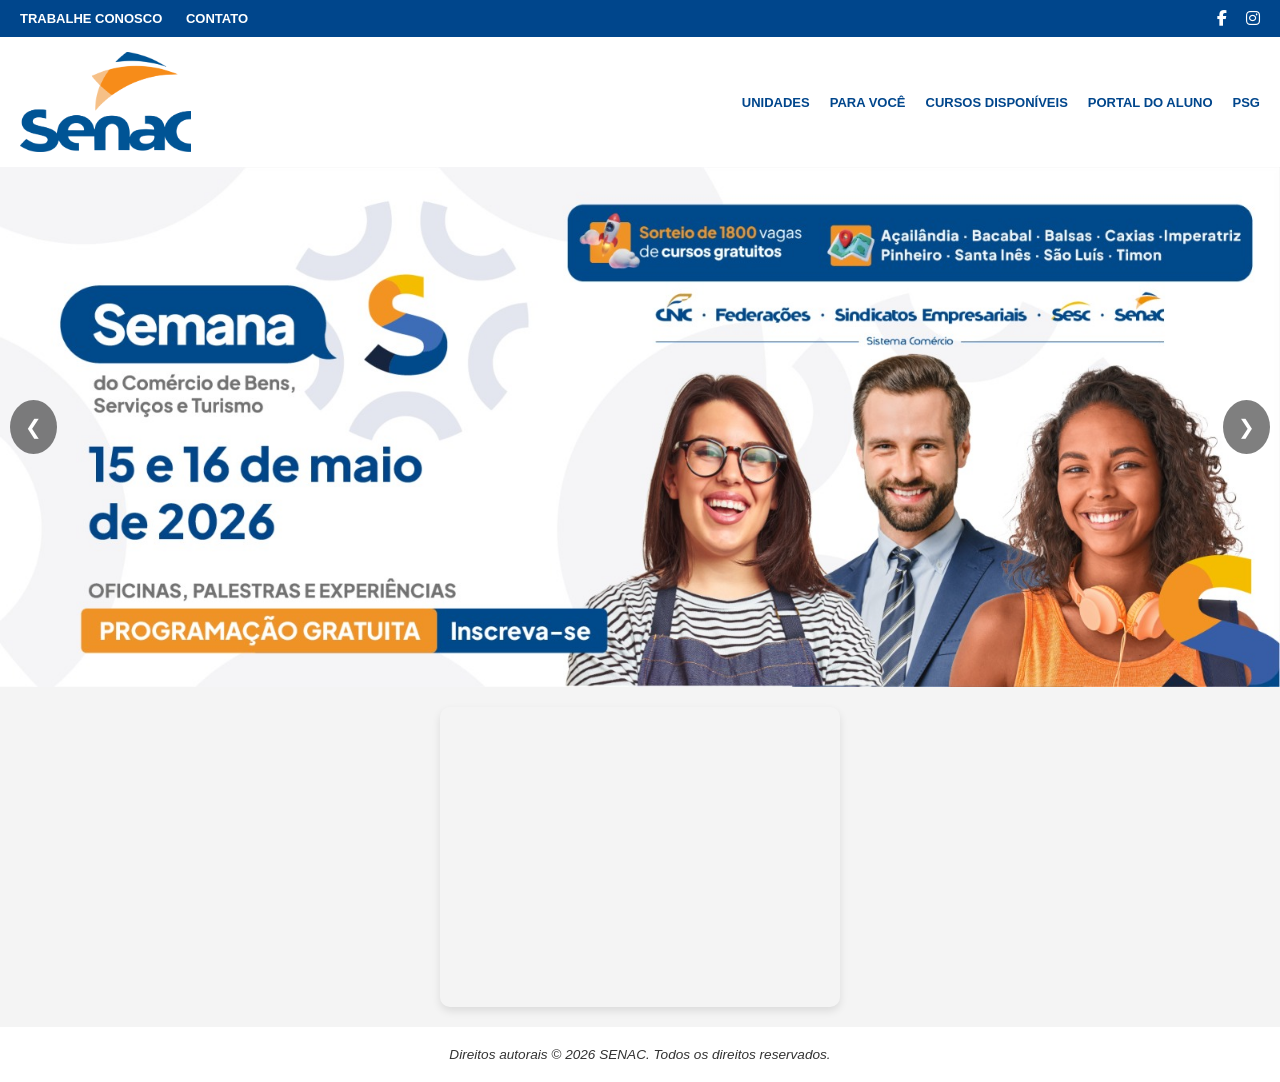
<file: index.html>
</html><!DOCTYPE html>
<html lang="pt-br">
<head>
    <meta charset="UTF-8">
    <meta name="viewport" content="width=device-width, initial-scale=1.0">
    <title>Informações do Curso - SENAC</title>
    <link rel="stylesheet" href="style.css">
    <link rel="stylesheet" href="https://cdnjs.cloudflare.com/ajax/libs/font-awesome/6.5.1/css/all.min.css">
    <script src="index.js"></script>
</head>
<body>
<div class="paginainicial">
    <header>
        <div class="top-bar">
            <div class="top-bar-links">
                <a href="#">TRABALHE CONOSCO</a>
                <a href="#">CONTATO</a>
            </div>
            <div class="top-bar-social">
                <a href="https://www.facebook.com/senacmaranhao" title="Facebook"><i class="fab fa-facebook-f"></i></a>
                <a href="https://www.instagram.com/senacmaranhao?igsh=MWQwN2tpZXdnd2Zvaw==" title="Instagram"><i class="fab fa-instagram"></i></a>
            </div>
        </div>

        <div class="main-header">
            <div class="logo-container">
               <a href="https://www.sp.senac.br/" target="_blank">
                <img src="imgage.jpg" alt="Logo SENAC">
                </a>
            </div>
            
            <nav class="main-nav">
                <a href="https://www.senac.br/#unidades">UNIDADES<i class="#"></i></a>
                <a href="https://transparencia.senac.br/#/">PARA VOCÊ<i class="#"></i></a>
                <a href="cursos.html">CURSOS DISPONÍVEIS<i class="#"></i></a>
                <a href="aluno.html">PORTAL DO ALUNO<i class=""></i></a>
                <a href="psg.html">PSG<i class=""></i></a>
                </div>
            </nav>
        </div>
    <div class="carrossel">
  <div class="carrossel-trilho" id="trilho">
    <img src="carrosel1.jpg" alt="1">
    <img src="carrosel2.jpg" alt="2">
    <img src="carrosel3.jpg" alt="3">
    <img src="carrosel4.jpg" alt="4">
    </div>

  <button class="seta anterior" onclick="mudarImagem(-1)">&#10094;</button>
  <button class="seta proxima" onclick="mudarImagem(1)">&#10095;</button>
</div>
  </div>
</div>
</div>
    </header>
 <div class="youtube">  
    <iframe  width="400" 
    height="300" src="https://www.youtube.com/embed/J-nvxvcRCMU"
     title="Senac 80 anos" 
     frameborder="0" 
     allow="accelerometer; autoplay; clipboard-write; encrypted-media; gyroscope; picture-in-picture; web-share" 
     referrerpolicy="strict-origin-when-cross-origin" 
     allowfullscreen>
    </iframe>   
    </div>
</div> </div> <footer class="footer-externo">
    <small><i>Direitos autorais © 2026 SENAC. Todos os direitos reservados.</i></small>
</footer>

</body>
</html>
</file>
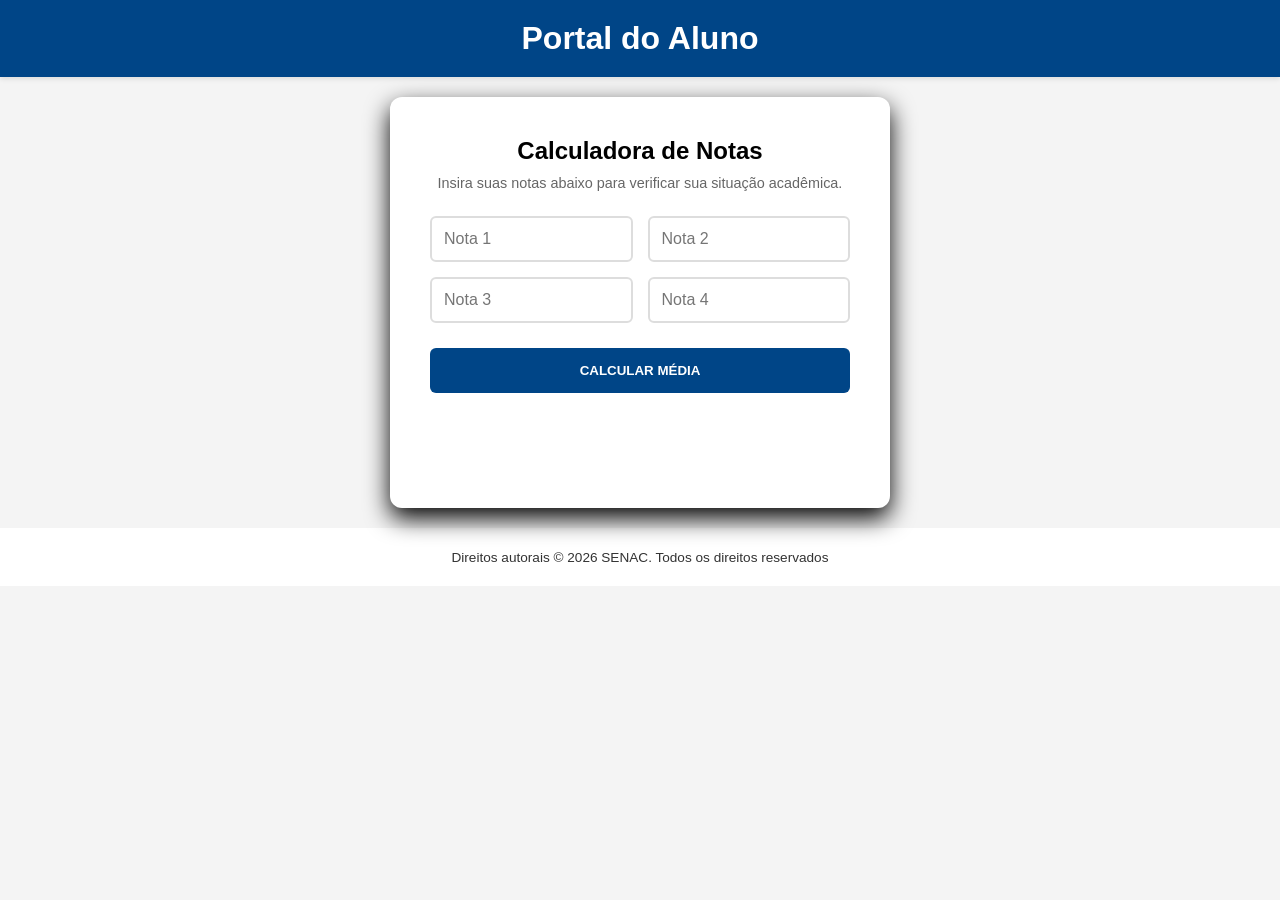
<file: aluno.html>
<!DOCTYPE html>
<html lang="en">
<head>
    <meta charset="UTF-8">
    <meta name="viewport" content="width=device-width, initial-scale=1.0">
    <title>PORTAL DO ALUNO</title>
    <link rel="stylesheet" href="style.css">
</head>
<body>  
        <div class="main-wrapper">
    <header class="header-aluno">
        <h1>Portal do Aluno</h1>
    </header>

    <main class="content-container">
        <section class="card">
            <h2><i class="icon"></i> Calculadora de Notas</h2>
            <p>Insira suas notas abaixo para verificar sua situação acadêmica.</p>
            
            <div class="input-grid">
                <input type="number" id="n1" placeholder="Nota 1" min="0" max="10">
                <input type="number" id="n2" placeholder="Nota 2" min="0" max="10">
                <input type="number" id="n3" placeholder="Nota 3" min="0" max="10">
                <input type="number" id="n4" placeholder="Nota 4" min="0" max="10">
            </div>

            <button class="btn-calcular" onclick="calcularMedia()">CALCULAR MÉDIA</button>

            <div id="resultadoFinal" class="resultado-box"></div>
        </section>
    </main>
    <script>
function calcularMedia() {
    let n1 = Number(document.getElementById("n1").value);
    let n2 = Number(document.getElementById("n2").value);
    let n3 = Number(document.getElementById("n3").value);
    let n4 = Number(document.getElementById("n4").value);

    let media = (n1 + n2 + n3 + n4) / 4;
    let resultado = "";
    let cor = "";

    if (media >= 7) {
        resultado = "Aprovado :)";
        cor = "#28a745"; 
    } else if (media >= 5) {
        resultado = "Recuperação :|";
        cor = "#ffc107"; 
    } else {
        resultado = "Reprovado :(";
        cor = "#dc3545"; 
    }

    let elementoResultado = document.getElementById("resultadoFinal");
    elementoResultado.innerHTML = `Média: ${media.toFixed(2)} - ${resultado}`;
    elementoResultado.style.color = cor; 
}
</script>

    <footer class="footer-externo">
        <small>Direitos autorais © 2026 SENAC. Todos os direitos reservados</small>
    </footer>
</div>
</body>
</html>
</file>
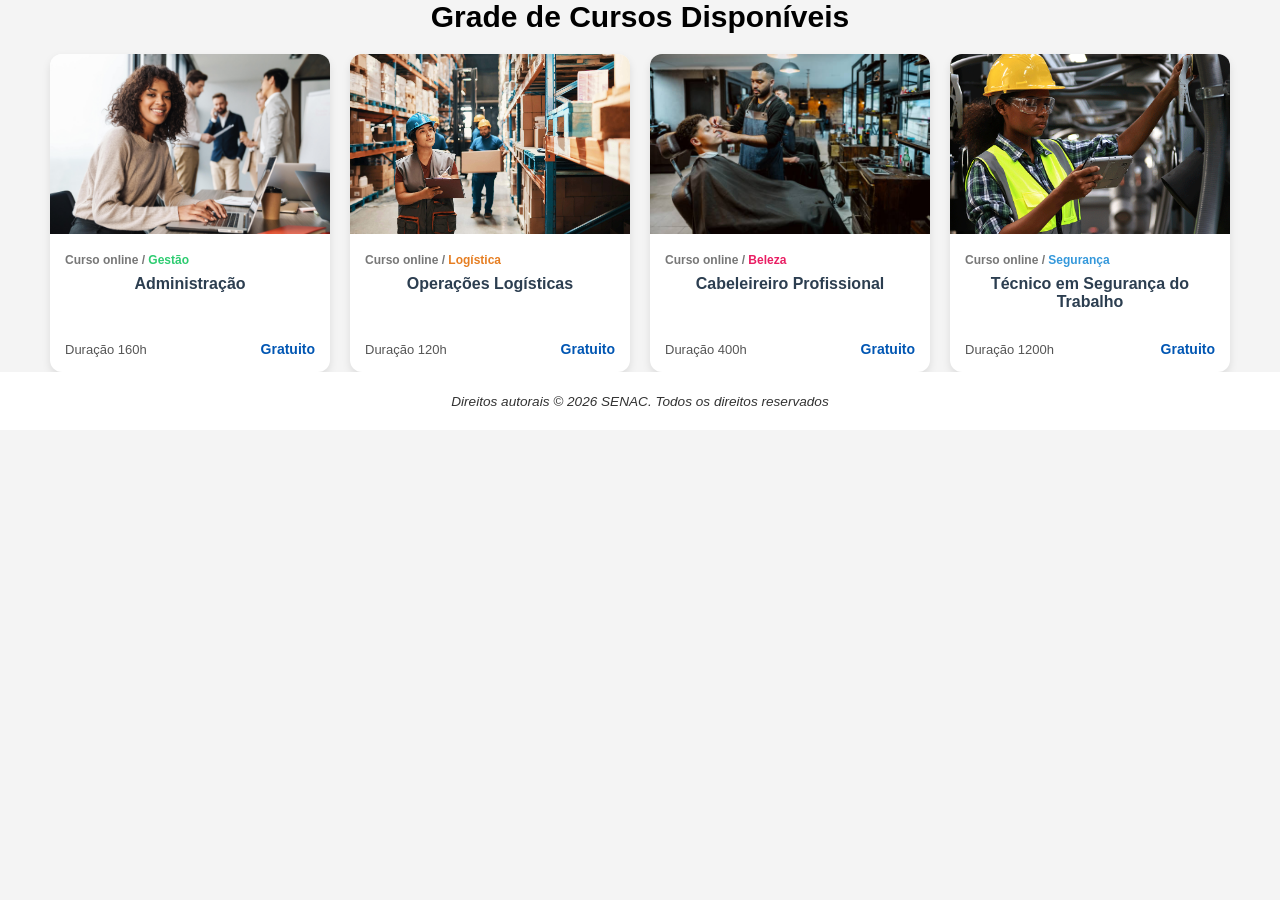
<file: cursos.html>
<!DOCTYPE html>
<html lang="en">
<head>
    <meta charset="UTF-8">
    <meta name="viewport" content="width=device-width, initial-scale=1.0">
    <title>Cursos Disponíveis</title>
    <link rel="stylesheet" href="style.css">
</head>
<body>
  <h3>Grade de Cursos Disponíveis</h3>

    <div class="cursos-container">
        <div class="curso-card">
            <a href="https://www.ead.senac.br/cursos-tecnicos/tecnico-em-administracao/" target="_blank">
                <img src="administração.png" alt="Gestão">
            </a>
            <div class="curso-info">
                <p class="curso-categoria">Curso online / <span class="cor-gestao">Gestão</span></p>
                <h3 class="curso-titulo">Administração</h3>
                <div class="curso-footer">
                    <span class="duracao"> Duração 160h</span>
                    <span class="gratuito">Gratuito</span>
                </div>
            </div>
        </div>

        <div class="curso-card">
            <a href="https://www.ead.senac.br/cursos-tecnicos/tecnico-em-logistica/" target="_blank">
                <img src="logistica.jpg" alt="Logística">
            </a>
            <div class="curso-info">
                <p class="curso-categoria">Curso online / <span class="cor-logistica">Logística</span></p>
                <h3 class="curso-titulo">Operações Logísticas</h3>
                <div class="curso-footer">
                    <span class="duracao"> Duração 120h</span>
                    <span class="gratuito">Gratuito</span>
                </div>
            </div>
        </div>

        <div class="curso-card">
            <a href="https://ma.senac.br/cursos/basico-de-corte-de-cabelo-escova-e-hidratacao-sao-luis-2/" target="_blank">
                <img src="beleza.jpg" alt="Beleza">
            </a>
            <div class="curso-info">
                <p class="curso-categoria">Curso online / <span class="cor-beleza">Beleza</span></p>
                <h3 class="curso-titulo">Cabeleireiro Profissional</h3>
                <div class="curso-footer">
                    <span class="duracao"> Duração 400h</span>
                    <span class="gratuito">Gratuito</span>
                </div>
            </div>
        </div>

        <div class="curso-card">
            <a href="https://ma.senac.br/cursos/prevencao-de-acidentes-no-trabalho-santa-ines-2/" target="_blank">
                <img src="segurança.jpg" alt="Segurança">
            </a>
            <div class="curso-info">
                <p class="curso-categoria">Curso online / <span class="cor-seguranca">Segurança</span></p>
                <h3 class="curso-titulo">Técnico em Segurança do Trabalho</h3>
                <div class="curso-footer">
                    <span class="duracao"> Duração 1200h</span>
                    <span class="gratuito">Gratuito</span>
                </div>
            </div>
        </div>
    </div>

    <footer class="footer-externo">
        <small><i>Direitos autorais © 2026 SENAC. Todos os direitos reservados</i></small>
    </footer>
</body>
</html>
</file>
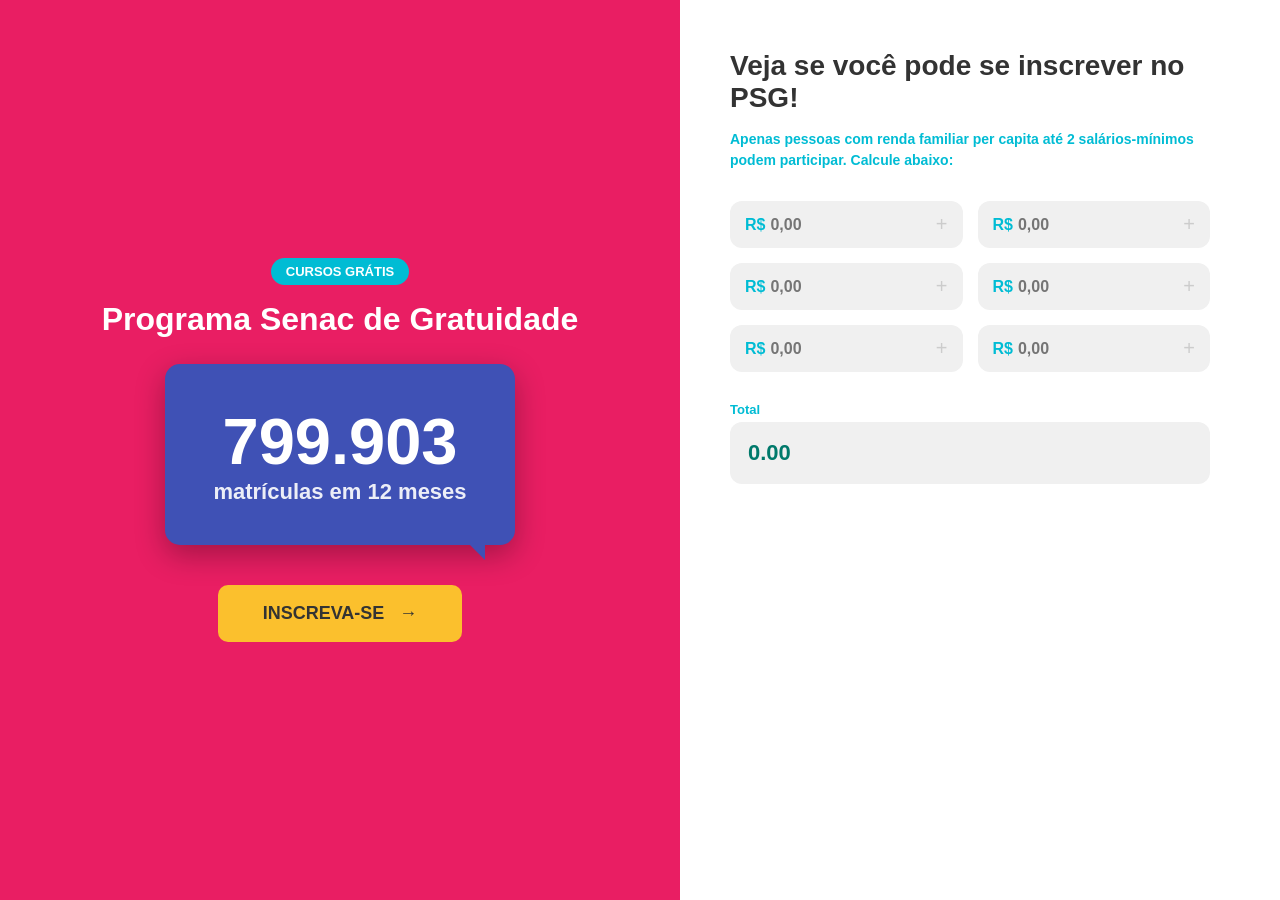
<file: psg.html>
<!DOCTYPE html>
<html lang="pt-br">
<head>
    <meta charset="UTF-8">
    <meta name="viewport" content="width=device-width, initial-scale=1.0">
    <title>Programa Senac de Gratuidade - Calculadora</title>
    <style>
        * { box-sizing: border-box; margin: 0; padding: 0; font-family: 'Segoe UI', Tahoma, sans-serif; }
        
        body { display: flex; min-height: 100vh; background-color: #fff; overflow-x: hidden; }

        
        .banner {
            flex: 1.2;
            background: #e91e63; 
            background-image: linear-gradient(rgba(233, 30, 99, 0.7), rgba(233, 30, 99, 0.7)), url('https://images.unsplash.com/photo-1517245386807-bb43f82c33c4?auto=format&fit=crop&w=800');
            background-size: cover;
            background-position: center;
            display: flex;
            flex-direction: column;
            justify-content: center;
            align-items: center;
            padding: 40px;
            color: white;
            text-align: center;
        }

        .tag-cursos { background: #00bcd4; padding: 6px 15px; border-radius: 20px; font-weight: bold; font-size: 13px; margin-bottom: 15px; }
        .banner h1 { font-size: 32px; margin-bottom: 25px; line-height: 1.2; }
        
        .card-numeros {
            background: #3f51b5; 
            padding: 40px 30px;
            border-radius: 15px;
            width: 100%;
            max-width: 350px;
            position: relative;
            box-shadow: 0 10px 30px rgba(0,0,0,0.3);
        }
        .card-numeros h2 { font-size: 65px; margin: 0; }
        .card-numeros p { font-size: 22px; font-weight: bold; opacity: 0.9; }
        .card-numeros::after { content: ''; position: absolute; bottom: -15px; right: 30px; border-left: 15px solid transparent; border-top: 15px solid #3f51b5; }

        .btn-inscreva {
            margin-top: 40px;
            background: #fbc02d; 
            color: #333;
            padding: 18px 45px;
            border-radius: 10px;
            text-decoration: none;
            font-weight: bold;
            font-size: 18px;
            display: flex;
            align-items: center;
            gap: 10px;
        }

        
        .calculator-area {
            flex: 1;
            padding: 50px;
            background: #fff;
            display: flex;
            flex-direction: column;
        }

        .calculator-area h3 { font-size: 28px; color: #333; margin-bottom: 15px; }
        .texto-azul { color: #00bcd4; font-weight: bold; font-size: 14px; margin-bottom: 30px; line-height: 1.5; }

        .grid-inputs {
            display: grid;
            grid-template-columns: 1fr 1fr;
            gap: 15px;
            max-width: 480px;
        }

        .input-item {
            background: #f0f0f0;
            border-radius: 12px;
            display: flex;
            align-items: center;
            padding: 12px 15px;
        }

        .input-item span.rs { color: #00bcd4; font-weight: bold; margin-right: 5px; font-size: 16px; }
        .input-item input {
            background: transparent;
            border: none;
            outline: none;
            width: 100%;
            font-size: 16px;
            font-weight: bold;
            color: #555;
        }

        .mais { color: #ccc; font-size: 20px; margin-left: 5px; }

        .total-label { margin-top: 30px; color: #00bcd4; font-weight: bold; font-size: 13px; }
        .total-display {
            background: #f0f0f0;
            padding: 18px;
            border-radius: 12px;
            margin-top: 5px;
            width: 100%;
            max-width: 480px;
            font-size: 22px;
            font-weight: bold;
            color: #00796b;
        }

       
        .box-resultado {
            margin-top: 30px;
            border: 2px solid #2196f3;
            border-radius: 15px;
            padding: 25px;
            text-align: center;
            max-width: 480px;
            display: none; 
        }

        .msg-status { color: #1976d2; font-size: 24px; font-weight: bold; margin-bottom: 15px; }
        
        .btn-amarelo-final {
            display: block;
            background: #fbc02d;
            color: #333;
            padding: 18px;
            border-radius: 40px;
            text-decoration: none;
            font-weight: bold;
            font-size: 16px;
            text-align: center;
        }

       
        @media (max-width: 900px) {
            body { flex-direction: column; }
            .banner { padding: 60px 20px; }
            .calculator-area { padding: 40px 20px; }
        }
    </style>
</head>
<body>

    <div class="banner">
        <div class="tag-cursos">CURSOS GRÁTIS</div>
        <h1>Programa Senac de Gratuidade</h1>
        <div class="card-numeros">
            <h2>799.903</h2>
            <p>matrículas em 12 meses</p>
        </div>
        <a href="#" class="btn-inscreva">INSCREVA-SE &nbsp; →</a>
    </div>

    <div class="calculator-area">
        <h3>Veja se você pode se inscrever no PSG!</h3>
        <p class="texto-azul">Apenas pessoas com renda familiar per capita até 2 salários-mínimos podem participar. Calcule abaixo:</p>

        <div class="grid-inputs">
            <div class="input-item"><span class="rs">R$</span><input type="number" class="renda-valor" placeholder="0,00" oninput="calcular()"><span class="mais">+</span></div>
            <div class="input-item"><span class="rs">R$</span><input type="number" class="renda-valor" placeholder="0,00" oninput="calcular()"><span class="mais">+</span></div>
            <div class="input-item"><span class="rs">R$</span><input type="number" class="renda-valor" placeholder="0,00" oninput="calcular()"><span class="mais">+</span></div>
            <div class="input-item"><span class="rs">R$</span><input type="number" class="renda-valor" placeholder="0,00" oninput="calcular()"><span class="mais">+</span></div>
            <div class="input-item"><span class="rs">R$</span><input type="number" class="renda-valor" placeholder="0,00" oninput="calcular()"><span class="mais">+</span></div>
            <div class="input-item"><span class="rs">R$</span><input type="number" class="renda-valor" placeholder="0,00" oninput="calcular()"><span class="mais">+</span></div>
        </div>

        <p class="total-label">Total</p>
        <div class="total-display"><span id="resultado-valor">0.00</span></div>

        <div class="box-resultado" id="feedback-box">
            <div id="status-msg" class="msg-status">Sim, você pode!</div>
            <a href="https://www.dn.senac.br/portalpsg/#/como-se-inscrever" id="btn-final" class="btn-amarelo-final">VEJA COMO SE INSCREVER!</a>
        </div>
    </div>

    <script>
        function calcular() {
            const campos = document.querySelectorAll('.renda-valor');
            const display = document.getElementById('resultado-valor');
            const feedback = document.getElementById('feedback-box');
            const statusMsg = document.getElementById('status-msg');
            const btnFinal = document.getElementById('btn-final');

            const limiteSalario = 3028.00; 
            
            let somaTotal = 0;
            let pessoasContadas = 0;

            campos.forEach(campo => {
                let valor = parseFloat(campo.value);
                if (!isNaN(valor) && valor > 0) {
                    somaTotal += valor;
                    pessoasContadas++; 
                }
            });

            
            let divisor = pessoasContadas > 0 ? pessoasContadas : 1;
            let resultadoFinal = somaTotal / divisor;

            display.innerText = resultadoFinal.toFixed(2);

            if (somaTotal > 0) {
                feedback.style.display = 'block';
                
                if (resultadoFinal <= limiteSalario) {
        
                    statusMsg.innerText = "Sim, você pode!";
                    statusMsg.style.color = "#1976d2";
                    feedback.style.borderColor = "#2196f3";
                    btnFinal.style.display = "block";
                } else {
                    
                    statusMsg.innerText = "Você não está habilitado(a).";
                    statusMsg.style.color = "#d32f2f";
                    feedback.style.borderColor = "#d32f2f";
                    btnFinal.style.display = "none";
                }
            } else {
                feedback.style.display = 'none';
            }
        }
    </script>
</body>
</html>
</file>
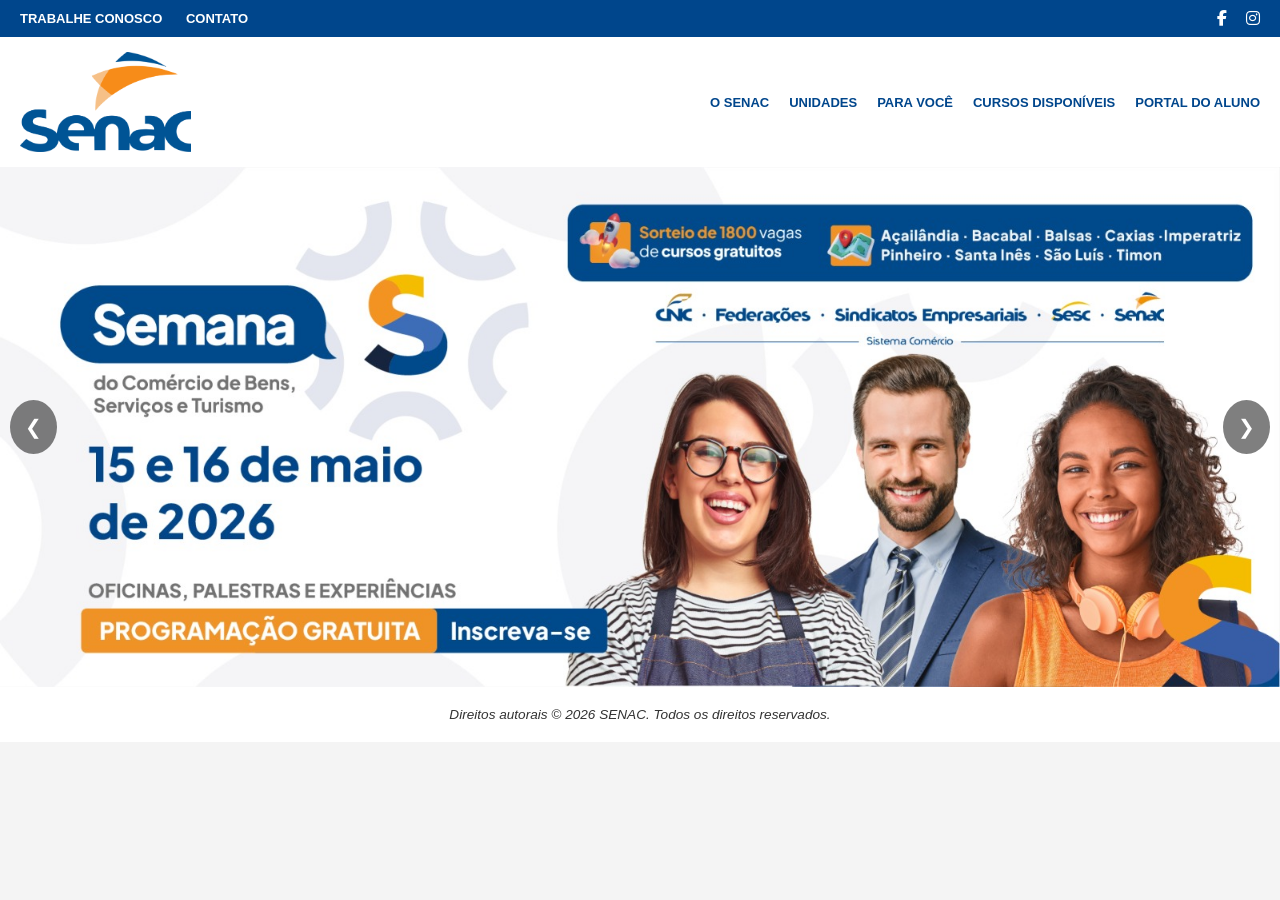
<file: Senac.html>
</html><!DOCTYPE html>
<html lang="pt-br">
<head>
    <meta charset="UTF-8">
    <meta name="viewport" content="width=device-width, initial-scale=1.0">
    <title>Informações do Curso - SENAC</title>
    <link rel="stylesheet" href="style.css">
    <link rel="stylesheet" href="https://cdnjs.cloudflare.com/ajax/libs/font-awesome/6.5.1/css/all.min.css">
    <script src="index.js"></script>
</head>
<body>
<div class="paginainicial">
    <header>
        <div class="top-bar">
            <div class="top-bar-links">
                <a href="#">TRABALHE CONOSCO</a>
                <a href="#">CONTATO</a>
            </div>
            <div class="top-bar-social">
                <a href="#" title="Facebook"><i class="fab fa-facebook-f"></i></a>
                <a href="#" title="Instagram"><i class="fab fa-instagram"></i></a>
            </div>
        </div>

        <div class="main-header">
            <div class="logo-container">
               <a href="https://www.sp.senac.br/" target="_blank">
                <img src="imgage.jpg" alt="Logo SENAC">
                </a>
            </div>
            
            <nav class="main-nav">
                <a href="https://www.senac.br/sobre/">O SENAC <i class="#"></i></a>
                <a href="https://www.senac.br/#unidades">UNIDADES <i class="#"></i></a>
                <a href="https://transparencia.senac.br/#/">PARA VOCÊ <i class="#"></i></a>
                <a href="cursos.html">CURSOS DISPONÍVEIS <i class="#"></i></a>
                <a href="aluno.html">PORTAL DO ALUNO<i class=""></i></a>
                </div>
            </nav>
        </div>
    <div class="carrossel">
  <div class="carrossel-trilho" id="trilho">
    <img src="carrosel1.jpg" alt="1">
    <img src="carrosel2.jpg" alt="2">
    <img src="carrosel3.jpg" alt="3">
    <img src="carrosel4.jpg" alt="4">
    </div>

  <button class="seta anterior" onclick="mudarImagem(-1)">&#10094;</button>
  <button class="seta proxima" onclick="mudarImagem(1)">&#10095;</button>
</div>
  </div>
</div>
</div>
    </header>     
 </div> </div> <footer class="footer-externo">
    <small><i>Direitos autorais © 2026 SENAC. Todos os direitos reservados.</i></small>
</footer>

</body>
</html>
</file>
<file: style.css>
header {
            width: 100%;
        }
        .top-bar {
            background-color: #00468c; 
            color: rgb(248, 248, 248);
            padding: 10px 20px;
            display: flex;
            justify-content: space-between; 
            align-items: center;
            font-size: 13px;
        }

        .top-bar-links a {
            color: white;
            text-decoration: none;
            margin-right: 20px;
            text-transform: uppercase;
            font-weight: bold;
        }

        .top-bar-social a {
            color: rgb(255, 255, 255);
            text-decoration: none;
            margin-left: 15px;
            font-size: 16px;
        }

        
        .main-header {
            background-color: rgb(255, 255, 255);
            padding: 15px 20px;
            display: flex;
            justify-content: space-between; 
            align-items: center;
        }

        .logo-container img {
            height: 100px;
            width: auto;
        }

        .main-nav {
            display: flex;
            align-items: center;
        }

        .main-nav a {
            color: #00468c;
            text-decoration: none;
            margin-left: 20px;
            font-weight: bold;
            text-transform: uppercase;
            font-size: 13px;
            display: flex;
            align-items: center;
        }

     
        .fa-chevron-down {
            font-size: 10px;
            margin-left: 5px;
        }

       
        .portal-search-group {
            display: flex;
            align-items: center;
            gap: 10px; 
            margin-left: 20px;
            border-left: 1px solid #ffffff; 
            padding-left: 20px;
        }

        .flag-br {
            height: 18px;
            width: auto;
        }

        .search-icon {
            color: #00468c;
            font-size: 17px;
            cursor: pointer;
        }

        .container {
            max-width: 900px;
            margin: 30px auto;
            background-color: #00468c;
            padding: 30px;
            border-radius: 8px;
        }

        
        @media (max-width: 900px) {
            .paginainicial {
                width: 120%;
                padding: 15px;
            }
        }

        #resultadoFinal { margin-top: 25px; padding: 15px; border-radius: 5px; text-align: center; }
        .link-senac { display: inline-block; margin-top: 20px; color: #00468c; text-decoration: none; font-weight: bold; }
        
       .footer-externo {
         width: 100%;
         text-align: center;
         padding: 20px 0;
         color: white;
}

      .footer-externo small {
        font-size: 0.85rem;
        opacity: 0.8; 
}

.img-curso {
    width: 300px;       
    height: 300px;      
    object-fit: cover;  
    border-radius: 4px; 
    transition: transform 0.3s; 
}

.cursos-container {
    display: flex;
    flex-wrap: wrap;
    gap: 20px;
    justify-content: center;
}

.curso-card {
    background: rgb(255, 255, 255);
    width: 280px;
    border-radius: 12px;
    overflow: hidden;
    box-shadow: 0 4px 8px rgba(0,0,0,0.1);
    transition: transform 0.3s ease;
}

.curso-card img {
    width: 100%;
    height: 180px;
    object-fit: cover;
}


.curso-info {
    padding: 15px;
}

.curso-categoria {
    font-size: 12px;
    color: #777;
    margin-bottom: 8px;
    font-weight: bold;
}

.curso-titulo {
    font-size: 16px;
    color: #2c3e50;
    margin: 0 0 15px 0;
    height: 40px;
}

.cor-gestao { color: #2ecc71; }
.cor-logistica { color: #e67e22; }
.cor-beleza { color: #e91e63; }
.cor-seguranca { color: #3498db; }

.curso-footer {
    display: flex;
    justify-content: space-between;
    align-items: center;
    border-top: 1px solid #ffffff;
    padding-top: 10px;
}

.duracao {
    font-size: 13px;
    color: #555;
}

.gratuito {
    font-weight: bold;
    color: #0056b3;
    font-size: 14px;
}

a {
    text-decoration: none;
}
.carrossel {
  position: relative; 
  width: 100%;
  max-width: none;
  overflow: hidden;
}

.carrossel-trilho {
  display: flex;
  transition: transform 0.5s ease-in-out;
}

.carrossel-trilho img {
  width: 100%; 
  flex-shrink: 0;
}


.seta {
  position: absolute;
  top: 50%;
  transform: translateY(-50%);
  background-color: rgba(0, 0, 0, 0.5);
  color: white;
  border: none;
  padding: 15px;
  cursor: pointer;
  font-size: 20px;
  border-radius: 50%;
  transition: 0.3s;
}

.seta:hover {
  background-color: rgba(0, 0, 0, 0.8);
}

.anterior { left: 10px; }
.proxima { right: 10px; }
* 
{
    margin: 0;
    padding: 0;
    box-sizing: border-box;
    font-family: 'Segoe UI', Tahoma, Geneva, Verdana, sans-serif;
}

body {
    background-color: #f4f4f4; 
    display: flex;
    flex-direction: column;
}

.header-aluno {
    background-color: #004587; 
    color: white;
    padding: 20px;
    text-align: center;
    box-shadow: 0 2px 5px rgba(0,0,0,0.1);
}

.content-container {
    flex: 1;
    display: flex;
    justify-content: center;
    align-items: center;
    padding: 20px;
}

.card {
    background: white;
    padding: 40px;
    border-radius: 12px;
    box-shadow: 0 10px 25px rgb(0, 0, 0);
    max-width: 500px;
    width: 100%;
    text-align: center;
}

h2 {
    color: #000000;
    margin-bottom: 10px;
}
h3 {
    font-size: 30px;
    text-align: center;
    color: #000000;
    margin-bottom: 20px;
    
}
p {
    color: #666;
    margin-bottom: 25px;
    font-size: 0.9em;
}

.input-grid {
    display: grid;
    grid-template-columns: 1fr 1fr;
    gap: 15px;
    margin-bottom: 25px;
}

input {
    padding: 12px;
    border: 2px solid #ddd;
    border-radius: 6px;
    outline: none;
    transition: 0.3s;
    font-size: 1em;
}


.btn-calcular {
    background-color: #004587;
    color: white;
    border: none;
    padding: 15px 30px;
    border-radius: 6px;
    cursor: pointer;
    font-weight: bold;
    width: 100%;
    transition: background 0.3s;
}

.resultado-box {
    margin-top: 25px;
    padding: 15px;
    border-radius: 6px;
    font-weight: bold;
    font-size: 1.1em;
    min-height: 50px;
}

.footer-externo {
    text-align: center;
    padding: 20px;
    background: #ffffff;
    color: rgb(0, 0, 0);
}

        .youtube {
    display: flex;         
    justify-content: center; 
    align-items: center;     
    padding: 20px;           
    width: 100%;             
}


iframe {
    max-width: 100%;
    border-radius: 10px;    
    box-shadow: 0 4px 8px rgba(0,0,0,0.1);
}
</file>
